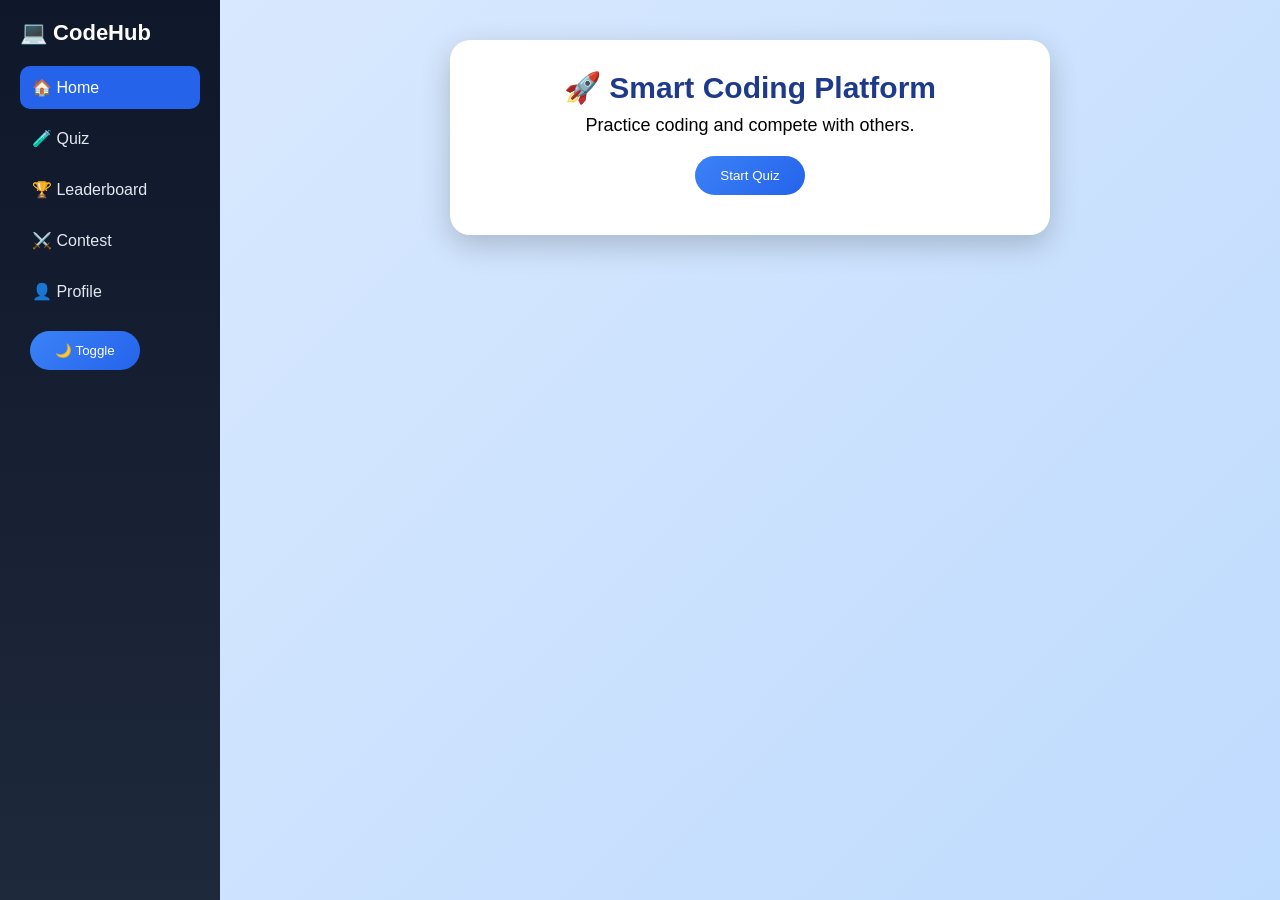
<file: index.html>
<!DOCTYPE html>
<html>
<head>
<title>Home</title>
<link rel="stylesheet" href="style.css">
</head>
<body>
<div id="loader">Loading...</div>
<div class="sidebar">
    <h2>💻 CodeHub</h2>
    <a href="index.html">🏠 Home</a>
    <a href="quiz.html">🧪 Quiz</a>
    <a href="leaderboard.html">🏆 Leaderboard</a>
    <a href="contest.html">⚔️ Contest</a>
    <a href="profile.html">👤 Profile</a>
    <button onclick="toggleDark()">🌙 Toggle</button>
</div>

<div class="main">
<div class="card">

<h1>🚀 Smart Coding Platform</h1>
<p>Practice coding and compete with others.</p>

<button onclick="location.href='quiz.html'">Start Quiz</button>

</div>
</div>

<script src="script.js"></script>
</body>
</html>
</file>
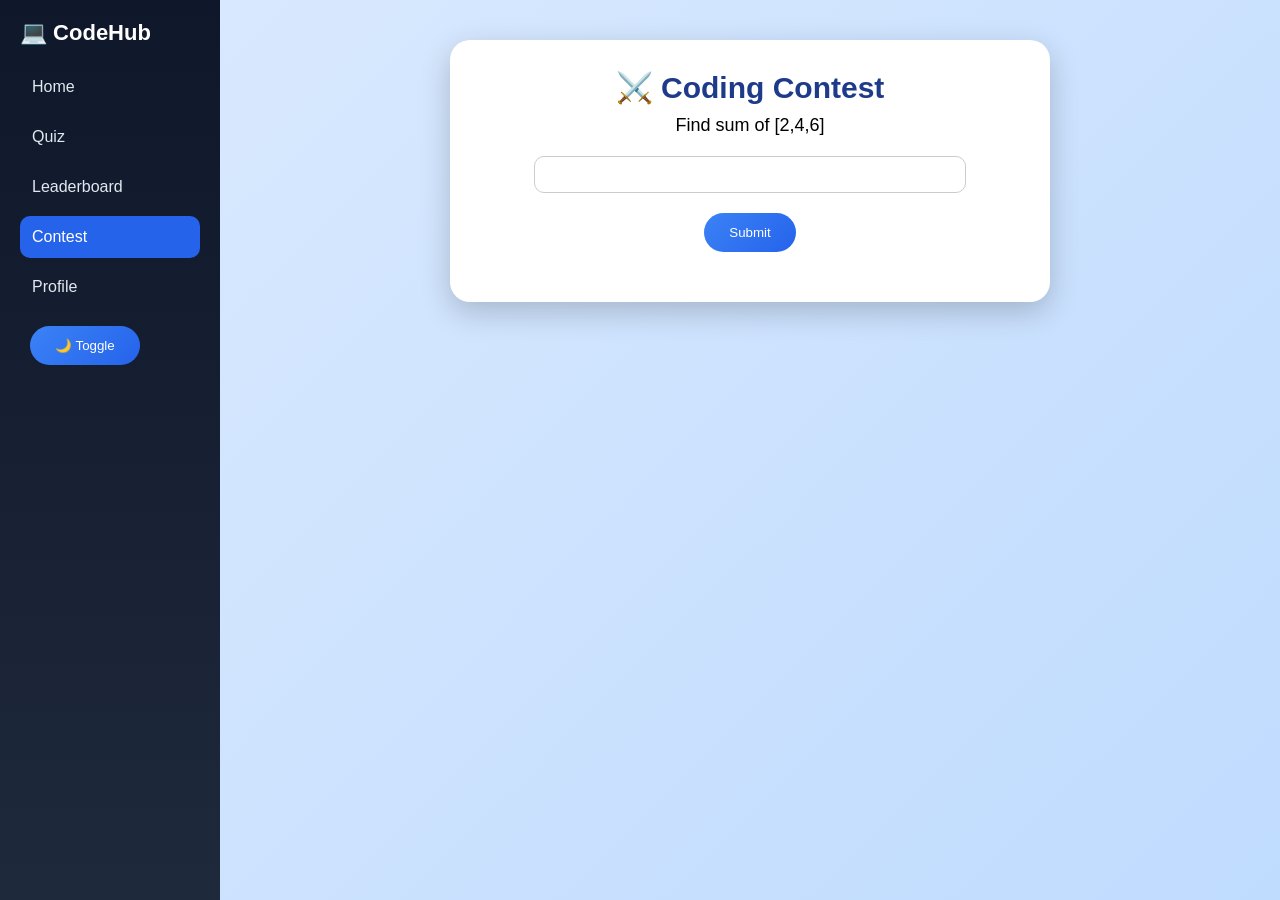
<file: contest.html>
<!DOCTYPE html>
<html>
<head>
<title>Contest</title>
<link rel="stylesheet" href="style.css">
</head>
<body>
<div id="loader">Loading...</div>

<div class="sidebar">
    <h2>💻 CodeHub</h2>
    <a href="index.html">Home</a>
    <a href="quiz.html">Quiz</a>
    <a href="leaderboard.html">Leaderboard</a>
    <a href="contest.html">Contest</a>
    <a href="profile.html">Profile</a>
    <button onclick="toggleDark()">🌙 Toggle</button>
</div>

<div class="main">
<div class="card">

<h1>⚔️ Coding Contest</h1>
<p>Find sum of [2,4,6]</p>

<input type="text" id="ans">
<button onclick="check()">Submit</button>

<p id="res"></p>

</div>
</div>

<script src="script.js"></script>

<script>
function check(){
let a = document.getElementById("ans").value;
document.getElementById("res").innerText = (a=="12") ? "Correct" : "Wrong";
}
</script>

</body>
</html>
</file>
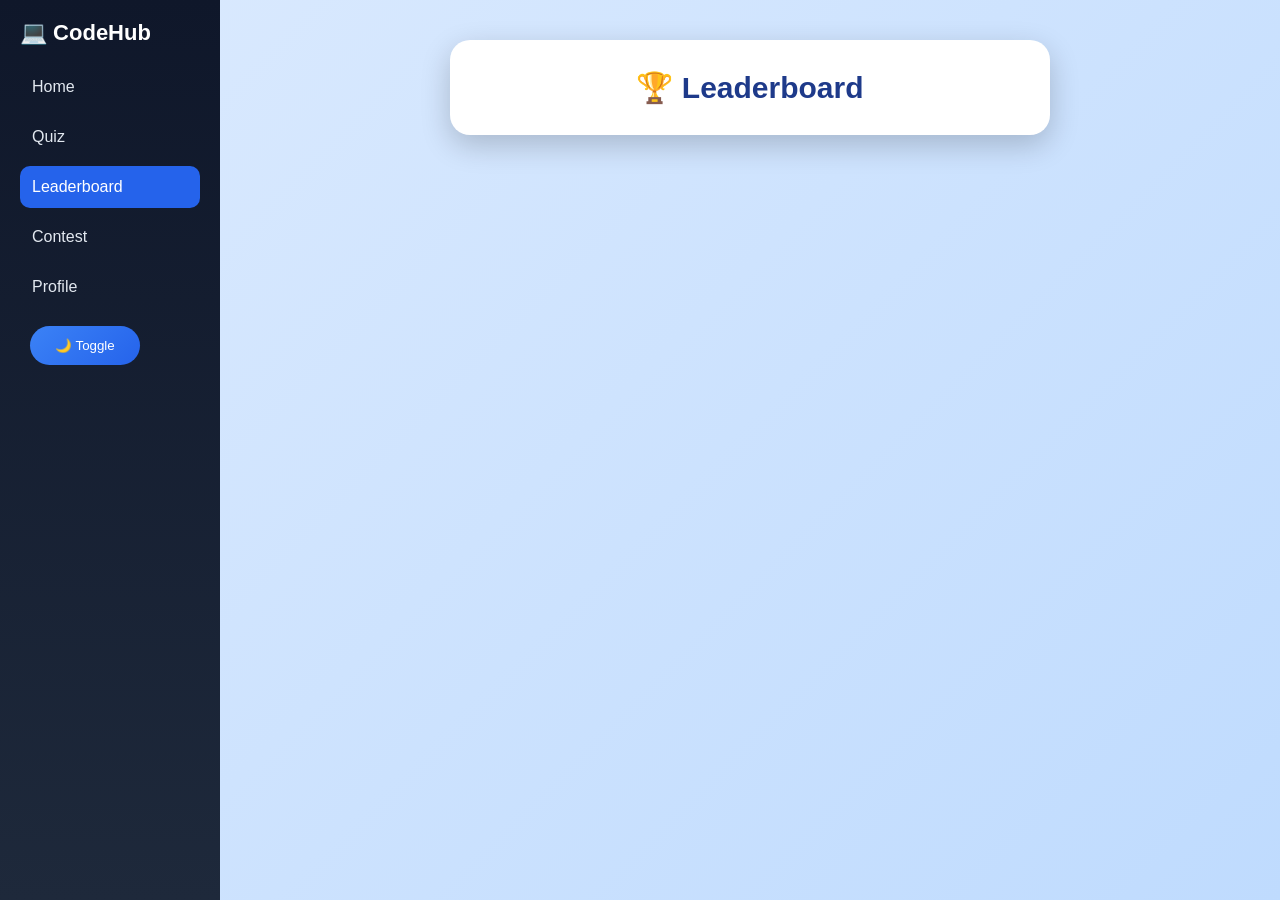
<file: leaderboard.html>
<!DOCTYPE html>
<html>
<head>
<title>Leaderboard</title>
<link rel="stylesheet" href="style.css">
</head>
<body>
<div id="loader">Loading...</div>
<div class="sidebar">
    <h2>💻 CodeHub</h2>
    <a href="index.html">Home</a>
    <a href="quiz.html">Quiz</a>
    <a href="leaderboard.html">Leaderboard</a>
    <a href="contest.html">Contest</a>
    <a href="profile.html">Profile</a>
    <button onclick="toggleDark()">🌙 Toggle</button>
</div>

<div class="main">
<div class="card">

<h1>🏆 Leaderboard</h1>
<ul id="leaders"></ul>

</div>
</div>

<script src="script.js"></script>

<script>
let scores = JSON.parse(localStorage.getItem("scores")) || [];
scores.sort((a,b)=>b.score-a.score);

let html = "";
scores.forEach((s,i)=>{
    html += `<li>${i+1}. ${s.name} - ${s.score}</li>`;
});
document.getElementById("leaders").innerHTML = html;
</script>

</body>
</html>
</file>
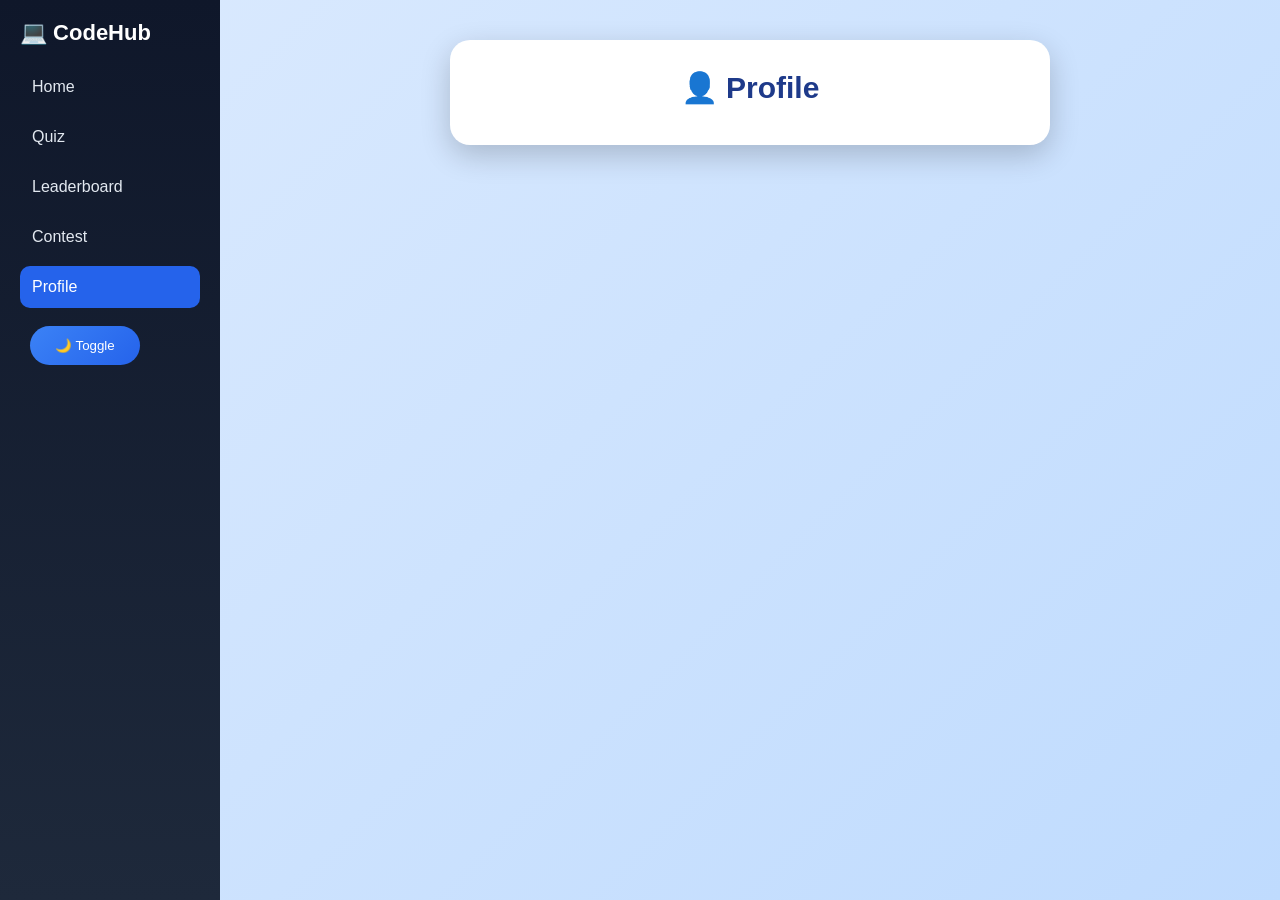
<file: profile.html>
<!DOCTYPE html>
<html>
<head>
<title>Profile</title>
<link rel="stylesheet" href="style.css">
</head>
<body>
<div id="loader">Loading...</div>
<div class="sidebar">
    <h2>💻 CodeHub</h2>
    <a href="index.html">Home</a>
    <a href="quiz.html">Quiz</a>
    <a href="leaderboard.html">Leaderboard</a>
    <a href="contest.html">Contest</a>
    <a href="profile.html">Profile</a>
    <button onclick="toggleDark()">🌙 Toggle</button>
</div>

<div class="main">
<div class="card">

<h1>👤 Profile</h1>

<p id="name"></p>
<p id="lastScore"></p>
<p id="attempts"></p>
<p id="best"></p>

</div>
</div>

<script src="script.js"></script>

<script>
let scores = JSON.parse(localStorage.getItem("scores")) || [];

if(scores.length > 0){
let last = scores[scores.length - 1];

document.getElementById("name").innerText = "Name: " + last.name;
document.getElementById("lastScore").innerText = "Last Score: " + last.score;
document.getElementById("attempts").innerText = "Attempts: " + scores.length;

let best = Math.max(...scores.map(s=>s.score));
document.getElementById("best").innerText = "Best Score: " + best;
}
</script>

</body>
</html>
</file>
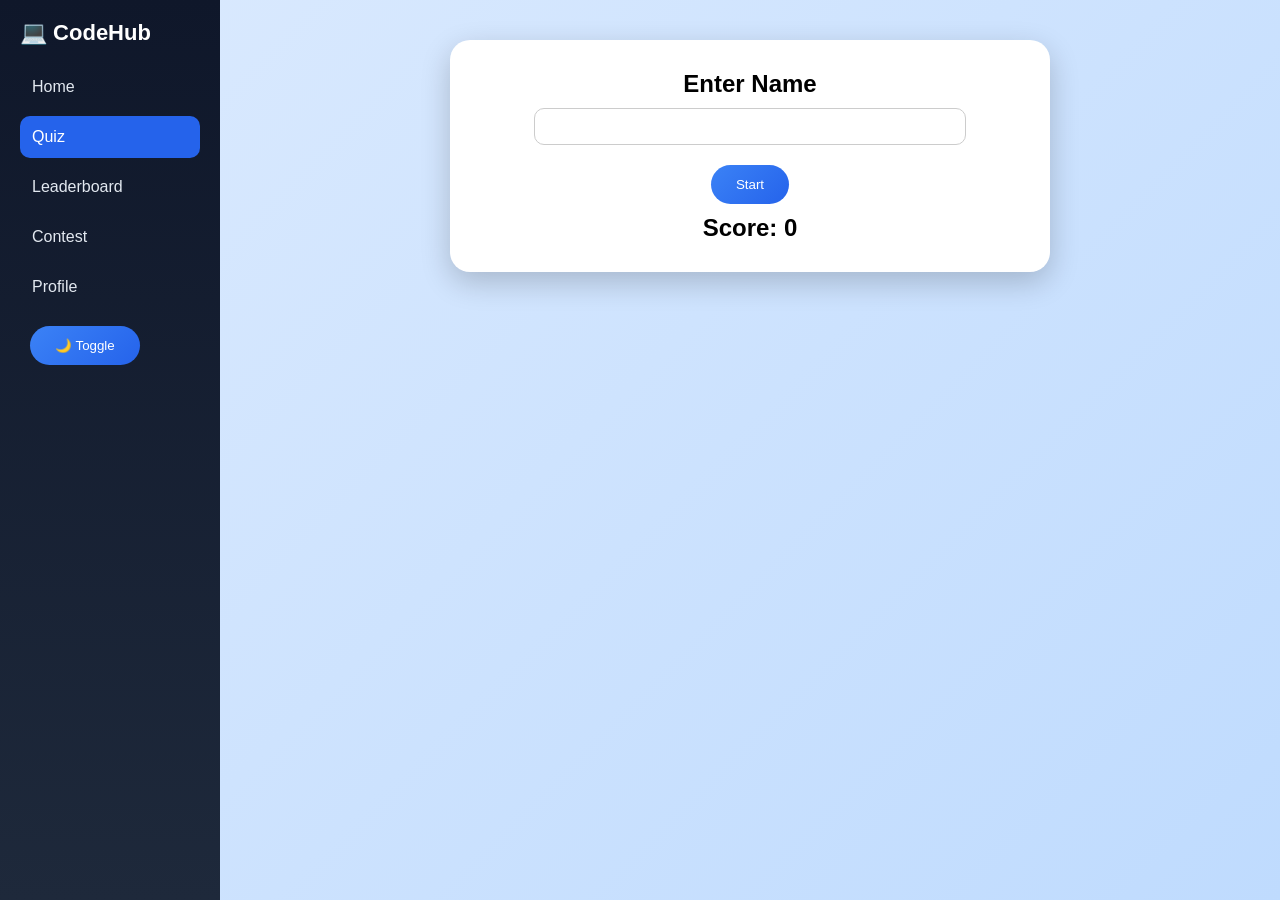
<file: quiz.html>
<!DOCTYPE html>
<html>
<head>
<title>Quiz</title>
<link rel="stylesheet" href="style.css">
</head>
<body>
<div id="loader">Loading...</div>
<div class="sidebar">
    <h2>💻 CodeHub</h2>
    <a href="index.html">Home</a>
    <a href="quiz.html">Quiz</a>
    <a href="leaderboard.html">Leaderboard</a>
    <a href="contest.html">Contest</a>
    <a href="profile.html">Profile</a>
    <button onclick="toggleDark()">🌙 Toggle</button>
</div>

<div class="main">
<div class="card">

<h2>Enter Name</h2>
<input type="text" id="username">
<button onclick="startQuiz()">Start</button>

<div id="quizBox" style="display:none;">
<h3 id="question"></h3>
<div id="options"></div>
<p id="result"></p>
<button onclick="nextQuestion()">Next</button>
</div>

<h2>Score: <span id="score">0</span></h2>

</div>
</div>

<script src="script.js"></script>
</body>
</html>
</file>
<file: style.css>
/* RESET */
* {
    margin: 0;
    padding: 0;
    box-sizing: border-box;
    font-family: 'Poppins', sans-serif;
}

/* BODY + PAGE TRANSITION */
body {
    display: flex;
    height: 100vh;
    background: linear-gradient(135deg, #dbeafe, #bfdbfe);

    opacity: 0;
    transition: opacity 0.3s ease;
}

/* SIDEBAR */
.sidebar {
    width: 220px;
    background: linear-gradient(180deg, #0f172a, #1e293b);
    color: white;
    padding: 20px;
}

/* SIDEBAR TITLE */
.sidebar h2 {
    margin-bottom: 20px;
    font-size: 22px;
}

/* SIDEBAR LINKS */
.sidebar a {
    display: block;
    padding: 12px;
    margin: 8px 0;
    color: #e2e8f0;
    text-decoration: none;
    border-radius: 10px;
    transition: all 0.3s ease;
}

/* HOVER EFFECT */
.sidebar a:hover {
    background: #3b82f6;
    transform: translateX(6px);
    color: white;
}

/* ACTIVE LINK (optional future use) */
.sidebar a.active {
    background: #2563eb;
}

/* MAIN CONTENT */
.main {
    flex: 1;
    padding: 40px;
}

/* CARD */
.card {
    background: white;
    padding: 30px;
    border-radius: 20px;
    max-width: 600px;
    margin: auto;
    text-align: center;

    box-shadow: 0 10px 30px rgba(0,0,0,0.2);

    animation: fadeIn 0.5s ease;
}

/* TEXT */
.card h1 {
    font-size: 30px;
    color: #1e3a8a;
}

.card p {
    font-size: 18px;
    margin: 10px 0;
}

/* BUTTON */
button {
    padding: 12px 25px;
    margin: 10px;
    border: none;
    border-radius: 25px;
    background: linear-gradient(135deg, #3b82f6, #2563eb);
    color: white;
    cursor: pointer;
    transition: all 0.3s ease;
}

/* BUTTON HOVER */
button:hover {
    transform: scale(1.08);
}

/* INPUT */
input {
    padding: 10px;
    margin: 10px;
    width: 80%;
    border-radius: 10px;
    border: 1px solid #ccc;
}

/* QUIZ OPTIONS */
.option {
    background: #f1f5f9;
    padding: 12px;
    margin: 8px 0;
    border-radius: 10px;
    cursor: pointer;
    transition: 0.2s;
}

.option:hover {
    background: #bfdbfe;
}

/* LIST */
ul {
    list-style: none;
    padding: 0;
}

li {
    padding: 10px;
    margin: 5px 0;
    background: #f1f5f9;
    border-radius: 8px;
}

/* FADE IN ANIMATION */
@keyframes fadeIn {
    from {
        opacity: 0;
        transform: translateY(15px);
    }
    to {
        opacity: 1;
        transform: translateY(0);
    }
}
/* 🌙 DARK MODE */
.dark {
    background: #0f172a !important;
    color: white;
}

.dark .card {
    background: #1e293b;
    color: white;
}

.dark .sidebar {
    background: #020617;
}

/* ACTIVE SIDEBAR */
.sidebar a.active {
    background: #2563eb;
    color: white;
}

/* LOADER */
#loader {
    position: fixed;
    width: 100%;
    height: 100%;
    background: #0f172a;
    display: flex;
    justify-content: center;
    align-items: center;
    color: white;
    font-size: 30px;
    z-index: 9999;
}

/* QUIZ SELECT */
.option.selected {
    background: #3b82f6;
    color: white;
}

.option.correct {
    background: #22c55e;
    color: white;
}

.option.wrong {
    background: #ef4444;
    color: white;
}
</file>
